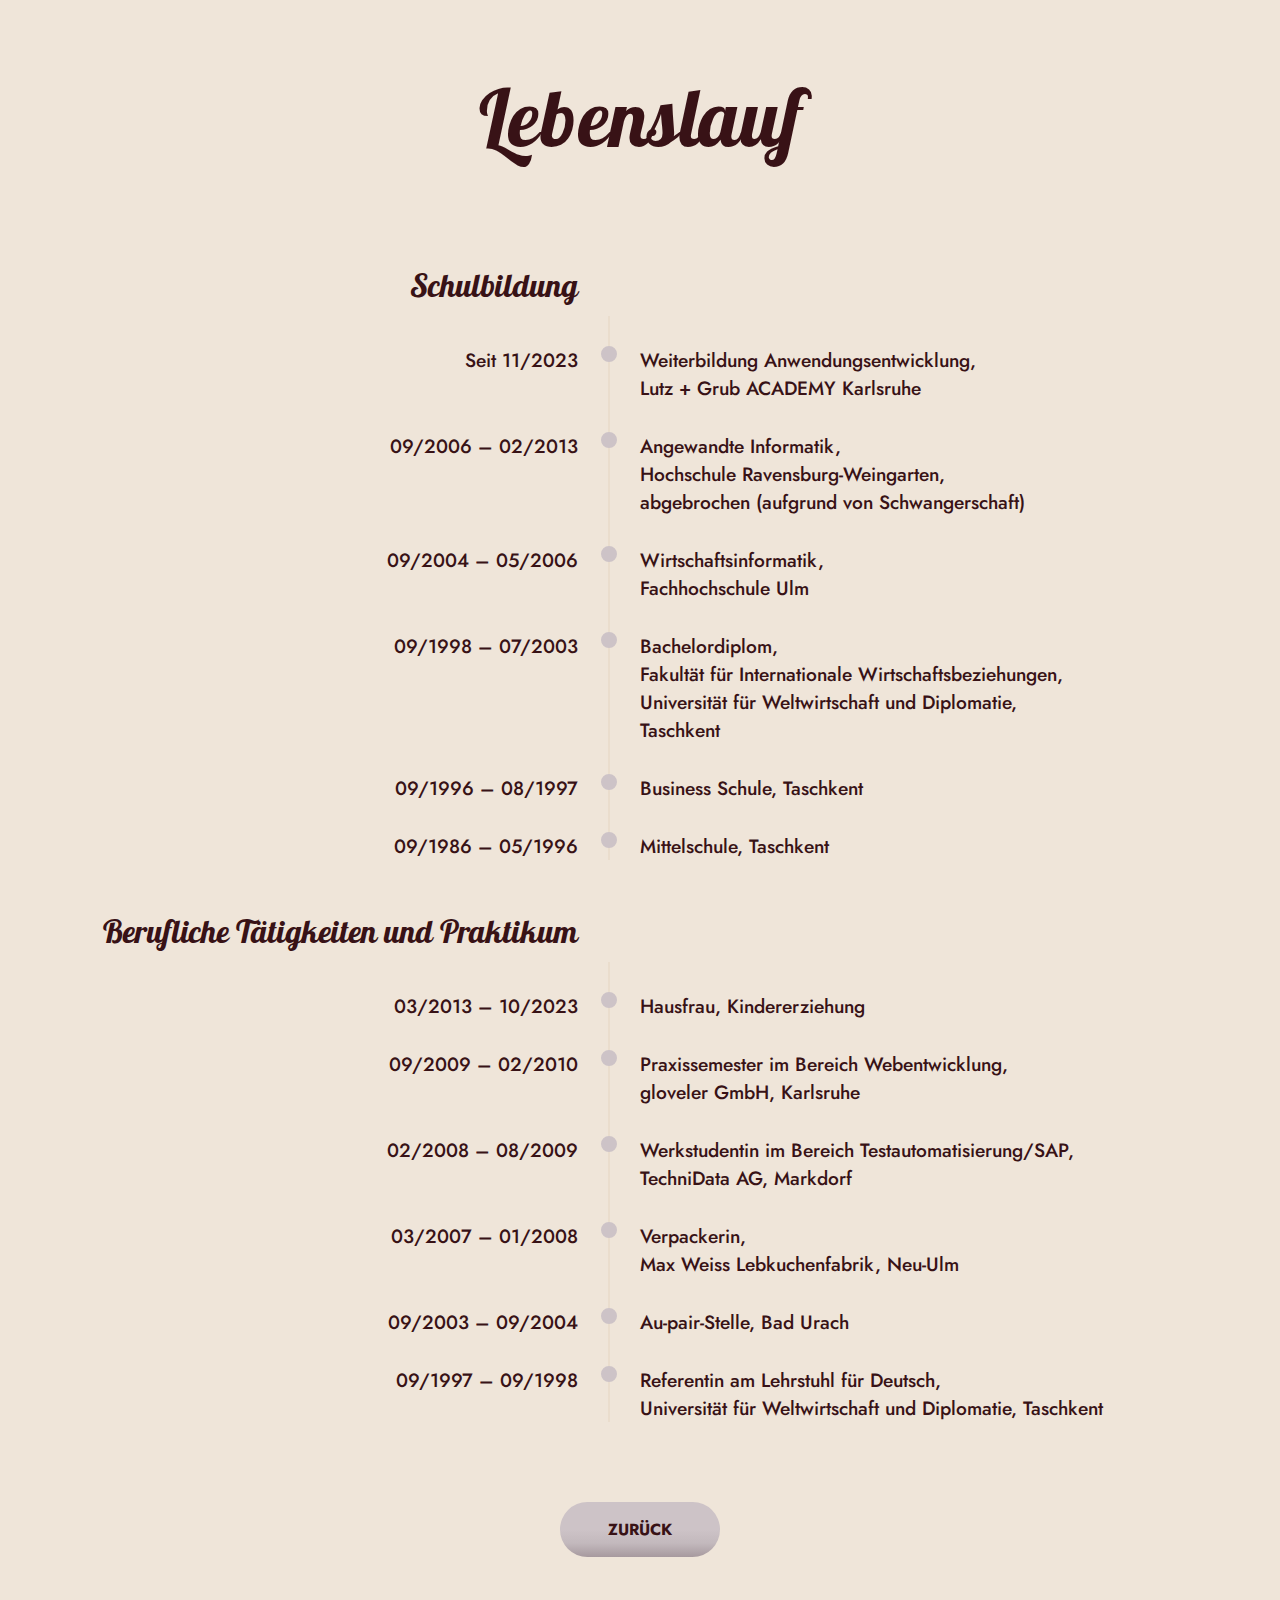
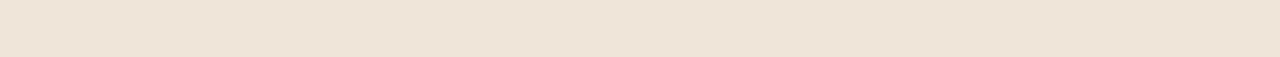
<file: cv.html>
<!DOCTYPE html>
<html lang="de">

  <head>
    <meta charset="UTF-8" />
    <meta name="viewport" content="width=device-width, initial-scale=1.0" />
    <title>Portfolio-Webseite</title>
    <link rel="stylesheet" href="styles/cv.css" />
  </head>

  <body class="cv__body">
    <div class="cv__general-container">

        <header>
            <h1 class="header-h">Lebenslauf</h1>
        </header>


        <section class="cvTimeline">

        <div class="timelineBlock">
            <div class="element1-headline">
                <p class="separating-headline">Schulbildung</p>
            </div>
        </div>
    
          <div class="timelineBlock">
            <div class="element1">
                <span>Seit 11/2023</span>
            </div>
            <div class="element2"></div>
            <div class="element3">
                <span>
                    <p>
                      Weiterbildung Anwendungsentwicklung,
                      <br>Lutz + Grub ACADEMY Karlsruhe
                    </p>
                </span>
            </div>
        </div>
    
          <div class="timelineBlock">
              <div class="element1">
                  <span> 09/2006 – 02/2013</span>
              </div>
              <div class="element2"></div>
              <div class="element3">
                  <span>
                      <p>
                        Angewandte Informatik,
                        <br>Hochschule Ravensburg-Weingarten,
                        <br>abgebrochen (aufgrund von Schwangerschaft)
                      </p>
                  </span>
              </div>
          </div>
    
          <div class="timelineBlock">
              <div class="element1">
                  <span>09/2004 – 05/2006</span>
              </div>
              <div class="element2"></div>
              <div class="element3">
                  <span>
                      <p>
                        Wirtschaftsinformatik,
                        <br>Fachhochschule Ulm
                      </p>
                  </span>
              </div>
          </div>
    
          <div class="timelineBlock">
              <div class="element1">
                  <span>09/1998 – 07/2003</span>
              </div>
              <div class="element2"></div>
              <div class="element3">
                  <span>
                      <p>
                        Bachelordiplom,
                        <br>Fakultät für Internationale Wirtschaftsbeziehungen,
                        <br>Universität für Weltwirtschaft und Diplomatie,
                        <br>Taschkent
                      </p>
                  </span>
              </div>
          </div>
    
          <div class="timelineBlock">
              <div class="element1">
                  <span>09/1996 – 08/1997</span>
              </div>
              <div class="element2"></div>
              <div class="element3">
                  <span>
                      <p>
                        Business Schule, Taschkent
                      </p>
                  </span>
              </div>
          </div>

          <div class="timelineBlock">
              <div class="element1">
                  <span>09/1986 – 05/1996</span>
              </div>
              <div class="element2"></div>
              <div class="element3">
                  <span>
                      <p>
                        Mittelschule, Taschkent
                      </p>
                  </span>
              </div>
          </div>
          
    

        <div class="timelineBlock">
            <div class="element1-headline">
                <p class="separating-headline">Berufliche Tätigkeiten und Praktikum</p>
            </div>
        </div>


      <div class="timelineBlock">
          <div class="element1">
              <span>03/2013 – 10/2023</span>
          </div>
          <div class="element2"></div>
          <div class="element3">
              <span>
                  <p>
                    Hausfrau, Kindererziehung
                  </p>
              </span>
          </div>
      </div>

      <div class="timelineBlock">
        <div class="element1">
            <span>09/2009 – 02/2010</span>
        </div>
        <div class="element2"></div>
        <div class="element3">
            <span>
                <p>
                    Praxissemester im Bereich Webentwicklung,
                    <br>gloveler GmbH, Karlsruhe
                </p>
            </span>
        </div>
    </div>

      <div class="timelineBlock">
        <div class="element1">
            <span>02/2008 – 08/2009</span>
        </div>
        <div class="element2"></div>
        <div class="element3">
            <span>
                <p>
                    Werkstudentin im Bereich Testautomatisierung/SAP,
                    <br>TechniData AG, Markdorf
                </p>
            </span>
        </div>
    </div>

    <div class="timelineBlock">
        <div class="element1">
            <span>03/2007 – 01/2008</span>
        </div>
        <div class="element2"></div>
        <div class="element3">
            <span>
                <p>
                    Verpackerin,
                    <br>Max Weiss Lebkuchenfabrik, Neu-Ulm
                </p>
            </span>
        </div>
    </div>

    <div class="timelineBlock">
        <div class="element1">
            <span>09/2003 – 09/2004</span>
        </div>
        <div class="element2"></div>
        <div class="element3">
            <span>
                <p>
                    Au-pair-Stelle, Bad Urach
                </p>
            </span>
        </div>
    </div>

    <div class="timelineBlock">
        <div class="element1">
            <span>09/1997 – 09/1998</span>
        </div>
        <div class="element2"></div>
        <div class="element3">
            <span>
                <p>
                    Referentin am Lehrstuhl für Deutsch,
                    <br>Universität für Weltwirtschaft und Diplomatie, Taschkent
                </p>
            </span>
        </div>
    </div>
    <a class="button_back" href="index.html#cv-section">Zurück</a>

</section>
  </div>
</body>
</html>
</file>
<file: styles/cv.css>
:root {
    --color-hersheys: #381216;
    --color-chinese-silver: #cdc3c7;
    --color-chinese-falcon: #6d5b62;
    --color-muskovit: #eaddcd;
    --color-perlmutt-staub: #efe5d9;
    --color-lightgrey: #d3d3d3;
    --maximal-width: 1920px;
  }

  @font-face {
    font-family: 'Jost';
    font-style: italic;
    font-weight: 100 900;
    font-display: swap;
    src: url(../fonts/Jost/Jost-Italic-VariableFont_wght.woff2) format("woff2");
  }
  
  @font-face {
    font-family: 'Jost';
    font-style: normal;
    font-weight: 100 900;
    font-display: swap;
    src: url(../fonts/Jost/Jost-VariableFont_wght.woff2) format("woff2");
  }
  
  @font-face {
    font-family: "Galada";
    font-style: normal;
    font-weight: 400;
    font-display: swap;
    src: url(../fonts/Galada/Galada-Regular.ttf) format("truetype");
  }

  *,
::after,
::before {
  margin: 0;
  padding: 0;
  box-sizing: border-box;
}

.cv__body{
    background-color: var(--color-lightgrey);
    font-family: 'Jost';
    font-size: 1.2rem;
    color: var(--color-hersheys);
}

.cv__general-container{
  width: 100%;
  height: 100vh;
  max-width: var(--maximal-width); /*bei größeren Bildschirmen darf nicht größer als 1400px sein*/
  margin-left: auto;
  margin-right: auto;
  background-color: var(--color-perlmutt-staub);
  /* text-align: center; */
}
  
.header-h {
    padding-top: 4rem;
    text-align: center;
    font-family: "Galada", cursive;
    font-weight: 400;
    font-size: 5rem;
    display: block;
    background-color: var(--color-perlmutt-staub);
    color: var(--color-hersheys);
  }
  
  @media (max-width: 62em) {
    .header-h {
      font-size: 3.5rem;
    }
  }
  
  @media (max-width: 576px) {
    .header-h {
      font-size: 3.5rem;
    }
  }

.cvTimeline{
    background-color: var(--color-perlmutt-staub);
    padding: 20px 0;
    font-size: 1.2rem;
    font-weight: 500;
    width: 100%;
}

.separating-headline{
  font-family: "Galada", cursive;
  font-weight: 400;
  font-size: 2rem;
  padding-top: 20px;
}


.timelineBlock{

    margin: 0 20px;
    display: flex;
    /* width: 100%; */

    
  .element1-headline{
    margin-right: 30px;
    padding-top: 30px;
    position: relative;
    width: 45%;
    min-width: 30%;
    text-align: end;
  }

  .element1{
        width: 50%;
        margin-right: 30px;
        padding-top: 30px;
        position: relative;
        min-width: 45%;
        text-align: end;
        /* flex-grow: 0; */
    }

    /** 768px oder schmaler - für Tablet Displays */
  @media (max-width: 48em) {
    .element1{
      min-width: 30vw;
    }
  }

  /** 576px oder schmaler - für Mobile Displays */
  @media (max-width: 36em) {
    .element1{
      min-width: 30vw;
    }
  }

    .element2{
        background-color: var(--color-muskovit);
        position: relative;
        min-width: 2px;
    }

    .element2::after{
        content: '';
        position: absolute;
        height: 15px;
        width: 15px;
        background-color: var(--color-chinese-silver);
        z-index: 3;
        top: 30px;
        left: -7px;
        border-radius: 100%;
        border: 8px solid var(--color-chinese-silver);
    }


    .element3{

        position: relative;
        margin-left: 30px;
        right: 0;
        padding-top: 30px;
        width: 100%;
    }
}

.button_back {
  display: block;
  padding: 1rem;
  margin: 5rem auto;
  width: 10rem;
  min-width: 10rem;
  text-align: center;

  font-weight: 700;
  font-size: 1rem;
  text-decoration: none;
  text-transform: uppercase;
  border-radius: 1000rem;
  color: var(--color-hersheys);
  background-color: var(--color-chinese-silver);

  background-image: linear-gradient(to bottom, var(--color-chinese-silver) 50%,
  rgba(179, 169, 173, 0.4)  75%,
  rgba(109, 91, 98, 0.4) 100%);
}

@media (max-width:  48em) {
  .button_back {
    min-width: none;
  }
}

.button_back:hover{
  background-image: linear-gradient(to top, var(--color-chinese-silver) 50%,
  rgba(179, 169, 173, 0.4)  75%,
  rgba(109, 91, 98, 0.4) 100%);
}
</file>
